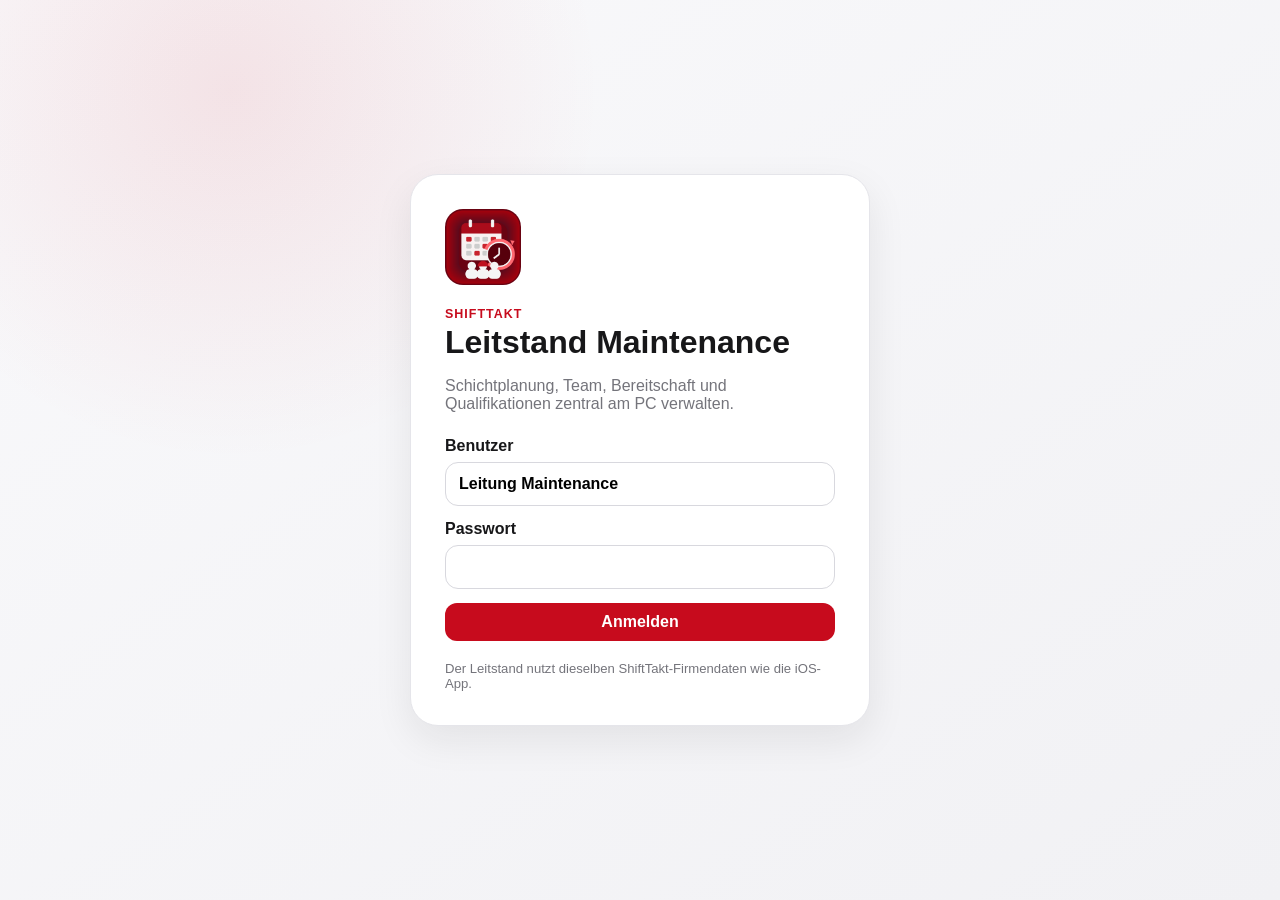
<file: index.html>
<!doctype html>
<html lang="de">
<head>
  <meta charset="utf-8">
  <meta name="viewport" content="width=device-width, initial-scale=1">
  <meta name="theme-color" content="#c70b1d">
  <title>ShiftTakt Leitstand</title>
  <link rel="icon" href="assets/shifttakt-icon.png">
  <link rel="stylesheet" href="app.css?v=20261116-staggered1">
</head>
<body>
  <div id="loginView" class="login-shell">
    <div class="login-card">
      <img class="login-logo" src="assets/shifttakt-icon.png" alt="ShiftTakt">
      <div class="eyebrow">ShiftTakt</div>
      <h1>Leitstand Maintenance</h1>
      <p class="muted">Schichtplanung, Team, Bereitschaft und Qualifikationen zentral am PC verwalten.</p>
      <form id="loginForm" class="stack">
        <label>Benutzer
          <input id="loginUser" autocomplete="username" value="Leitung Maintenance" required>
        </label>
        <label>Passwort
          <input id="loginPassword" type="password" autocomplete="current-password" required>
        </label>
        <button class="primary" type="submit">Anmelden</button>
      </form>
      <div id="loginMessage" class="message hidden"></div>
      <div class="login-note">Der Leitstand nutzt dieselben ShiftTakt-Firmendaten wie die iOS-App.</div>
    </div>
  </div>

  <div id="appView" class="app-shell hidden">
    <aside class="sidebar">
      <div class="brand-row">
        <img src="assets/shifttakt-icon.png" alt="">
        <div><strong>ShiftTakt</strong><span>Leitstand</span></div>
      </div>
      <nav id="nav">
        <button data-page="dashboard" class="active">Übersicht</button>
        <button data-page="schedule">Schichtplan</button>
        <button data-page="yearplan">Jahresplan</button>
        <button data-page="team">Team</button>
        <button data-page="absences">Abwesenheiten</button>
        <button data-page="oncall">Bereitschaft</button>
        <button data-page="departments">Abteilungen</button>
        <button data-page="users">Benutzer & Rollen</button>
        <button data-page="export">Export</button>
      </nav>
      <div class="sidebar-bottom">
        <div id="syncBadge" class="sync-badge">Nicht verbunden</div>
        <button id="logoutBtn" class="ghost">Abmelden</button>
      </div>
    </aside>

    <main class="main">
      <header class="topbar">
        <div>
          <div class="eyebrow" id="orgName">ShiftTakt</div>
          <h2 id="pageTitle">Übersicht</h2>
        </div>
        <div class="topbar-actions">
          <button id="refreshBtn" class="secondary">Aktualisieren</button>
          <div class="user-chip"><strong id="displayName">Leitung Maintenance</strong><span id="roleLabel">Administrator</span></div>
        </div>
      </header>

      <section id="page-dashboard" class="page active"></section>
      <section id="page-schedule" class="page"></section>
      <section id="page-yearplan" class="page"></section>
      <section id="page-team" class="page"></section>
      <section id="page-absences" class="page"></section>
      <section id="page-oncall" class="page"></section>
      <section id="page-departments" class="page"></section>
      <section id="page-users" class="page"></section>
      <section id="page-export" class="page"></section>
    </main>
  </div>

  <div id="modal" class="modal hidden" aria-hidden="true">
    <div class="modal-backdrop" data-close-modal></div>
    <div class="modal-card">
      <div class="modal-head"><h3 id="modalTitle">Bearbeiten</h3><button class="icon-btn" data-close-modal>×</button></div>
      <div id="modalBody"></div>
    </div>
  </div>

  <div id="toast" class="toast hidden"></div>

  <script src="config.js"></script>
  <script src="app.js?v=20261116-oncallbeforenight1"></script>
</body>
</html>
</file>
<file: app.css>
:root{
  --red:#c70b1d;--red-dark:#9d0715;--red-soft:#fff1f3;--bg:#f5f5f7;--card:#fff;--text:#171719;--muted:#74747b;--line:#e5e5ea;
  --early:#b9dcff;--staggered:#8fc5f0;--late:#5aa8e8;--night:#153f7a;--vac:#86d576;--abs:#7c0712;--call:#b97980;
  --shadow:0 14px 38px rgba(20,20,30,.08);--radius:20px
}
*{box-sizing:border-box}html,body{margin:0;min-height:100%;font-family:-apple-system,BlinkMacSystemFont,"Segoe UI",Roboto,Helvetica,Arial,sans-serif;background:var(--bg);color:var(--text)}
button,input,select,textarea{font:inherit}.hidden{display:none!important}.muted{color:var(--muted)}.eyebrow{font-size:.78rem;font-weight:800;letter-spacing:.08em;text-transform:uppercase;color:var(--red)}
.login-shell{min-height:100vh;display:grid;place-items:center;padding:32px;background:radial-gradient(circle at 18% 10%,rgba(199,11,29,.09),transparent 28%),linear-gradient(145deg,#f9f9fb,#f1f1f4)}
.login-card{width:min(460px,100%);background:#fff;border:1px solid var(--line);border-radius:28px;padding:34px;box-shadow:var(--shadow)}.login-logo{width:76px;height:76px;border-radius:18px;margin-bottom:18px}.login-card h1{font-size:2rem;margin:.2rem 0 .5rem}.stack{display:grid;gap:14px;margin-top:24px}.stack label,.field{display:grid;gap:7px;font-weight:700}.stack input,.field input,.field select,.field textarea{width:100%;border:1px solid #d8d8de;background:#fff;border-radius:13px;padding:12px 13px;outline:none}.stack input:focus,.field input:focus,.field select:focus,.field textarea:focus{border-color:var(--red);box-shadow:0 0 0 3px rgba(199,11,29,.10)}
button{border:0;border-radius:12px;padding:10px 14px;cursor:pointer;font-weight:750}.primary{background:var(--red);color:#fff}.primary:hover{background:var(--red-dark)}.secondary{background:#ececf0;color:var(--text)}.danger{background:#feecee;color:#a30615}.ghost{background:transparent;color:inherit;border:1px solid var(--line)}.small{padding:7px 10px;font-size:.9rem}.icon-btn{width:36px;height:36px;border-radius:50%;padding:0;background:#eeeef2;font-size:1.5rem;line-height:1}.message{margin-top:14px;padding:11px 13px;border-radius:12px;background:#fff1f3;color:#9d0715}.login-note{font-size:.82rem;color:var(--muted);margin-top:20px}
.app-shell{min-height:100vh;display:grid;grid-template-columns:250px 1fr}.sidebar{position:sticky;top:0;height:100vh;background:#111114;color:#fff;padding:22px 16px;display:flex;flex-direction:column}.brand-row{display:flex;gap:12px;align-items:center;padding:4px 8px 22px}.brand-row img{width:48px;height:48px;border-radius:13px}.brand-row strong,.brand-row span{display:block}.brand-row span{font-size:.8rem;color:#a8a8af;margin-top:2px}.sidebar nav{display:grid;gap:6px}.sidebar nav button{text-align:left;color:#d7d7dc;background:transparent;padding:11px 13px}.sidebar nav button:hover,.sidebar nav button.active{background:#25252a;color:#fff}.sidebar nav button.active{box-shadow:inset 3px 0 var(--red)}.sidebar-bottom{margin-top:auto;display:grid;gap:10px}.sync-badge{font-size:.78rem;color:#b6b6bd;padding:0 5px}
.main{min-width:0;padding:0 28px 48px}.topbar{height:100px;display:flex;justify-content:space-between;align-items:center;gap:20px}.topbar h2{font-size:1.9rem;margin:3px 0 0}.topbar-actions{display:flex;align-items:center;gap:12px}.user-chip{background:#fff;border:1px solid var(--line);border-radius:14px;padding:9px 12px;min-width:170px}.user-chip strong,.user-chip span{display:block}.user-chip span{font-size:.78rem;color:var(--muted);margin-top:2px}.page{display:none}.page.active{display:block}
.grid{display:grid;gap:16px}.grid.cols-4{grid-template-columns:repeat(4,minmax(0,1fr))}.grid.cols-3{grid-template-columns:repeat(3,minmax(0,1fr))}.grid.cols-2{grid-template-columns:repeat(2,minmax(0,1fr))}.card{background:var(--card);border:1px solid var(--line);border-radius:var(--radius);padding:18px;box-shadow:0 4px 18px rgba(20,20,30,.03)}.card h3{margin:0 0 12px}.metric .value{font-size:2rem;font-weight:850}.metric .label{color:var(--muted);margin-top:3px}.metric.alert{background:var(--red-soft)}.section-head{display:flex;align-items:center;justify-content:space-between;gap:14px;margin:26px 0 12px}.section-head h3{margin:0}.toolbar{display:flex;flex-wrap:wrap;gap:10px;align-items:center}.toolbar select,.toolbar input{border:1px solid var(--line);background:#fff;border-radius:11px;padding:9px 10px}
.table-wrap{overflow:auto;background:#fff;border:1px solid var(--line);border-radius:18px}.data-table{width:100%;border-collapse:collapse;min-width:760px}.data-table th,.data-table td{padding:12px 13px;border-bottom:1px solid #ededf1;text-align:left;vertical-align:middle}.data-table th{position:sticky;top:0;background:#f8f8fa;font-size:.8rem;color:#66666e;z-index:2}.data-table tr:last-child td{border-bottom:0}.tag{display:inline-flex;align-items:center;gap:6px;padding:5px 9px;border-radius:999px;background:#efeff3;font-size:.82rem;font-weight:750}.tag.red{background:#ffe9ec;color:#a30615}.tag.green{background:#eaf7e7;color:#2b6f23}.tag.blue{background:#e8f2fc;color:#1e5e96}
.schedule-shell{background:#fff;border:1px solid var(--line);border-radius:18px;overflow:auto;max-height:calc(100vh - 245px)}.schedule-grid{border-collapse:separate;border-spacing:0;min-width:max-content}.schedule-grid th,.schedule-grid td{border-right:1px solid #ececf0;border-bottom:1px solid #ececf0;height:54px;text-align:center;min-width:48px}.schedule-grid th{position:sticky;top:0;background:#fafafd;z-index:4;font-size:.78rem}.schedule-grid th.name,.schedule-grid td.name{position:sticky;left:0;z-index:3;min-width:210px;max-width:210px;text-align:left;padding:0 12px;background:#fff}.schedule-grid th.name{z-index:5;background:#fafafd}.schedule-grid td.name strong,.schedule-grid td.name span{display:block}.schedule-grid td.name span{font-size:.75rem;color:var(--muted);margin-top:3px}.schedule-cell{cursor:pointer}.schedule-cell:hover{box-shadow:inset 0 0 0 2px rgba(199,11,29,.18)}.shift-pill{display:inline-grid;place-items:center;width:34px;height:34px;border-radius:9px;font-weight:850}.s-F{background:var(--early);color:#111}.s-V{background:var(--staggered);color:#111}.s-S{background:var(--late);color:#111}.s-N{background:var(--night);color:#fff}.s-U{background:var(--vac);color:#111}.s-K,.s-L,.s-A{background:var(--abs);color:#fff}.s-B{background:var(--call);color:#fff}.weekend-col{background:#fff8f8!important}.today-col{box-shadow:inset 0 3px var(--red)}.schedule-grid tr.schedule-department-row td{height:38px;background:#f5f5f7;border-top:2px solid #d4d4da;border-bottom:1px solid #d9d9df}.schedule-grid tr.schedule-department-row td.name{background:#ececf1;padding:0 12px;z-index:3}.schedule-grid tr.schedule-department-row td.name strong{font-size:.84rem;letter-spacing:.02em}.schedule-grid tr.schedule-department-row td.name span{font-size:.7rem;color:var(--muted);margin-top:1px}
.cards-list{display:grid;gap:12px}.list-row{display:flex;align-items:center;justify-content:space-between;gap:16px;padding:14px 15px;border:1px solid var(--line);border-radius:15px;background:#fff}.list-row .main-info strong,.list-row .main-info span{display:block}.list-row .main-info span{color:var(--muted);font-size:.88rem;margin-top:3px}.row-actions{display:flex;gap:8px;align-items:center}.dept-group{margin-top:20px}.dept-title{color:#7a7a82;font-size:1.05rem;font-weight:800;margin:0 0 9px 4px}
.form-grid{display:grid;grid-template-columns:repeat(2,minmax(0,1fr));gap:14px}.form-grid .full{grid-column:1/-1}.checks{display:flex;gap:12px;flex-wrap:wrap}.check{display:flex;gap:7px;align-items:center;font-weight:650}.check input{width:auto}.print-dept-picker{display:grid;grid-template-columns:repeat(2,minmax(0,1fr));gap:9px;margin:14px 0}.print-dept-option{padding:10px 12px;border:1px solid var(--line);border-radius:12px;background:#f8f8fa}.print-select-actions{margin:0 0 14px;flex-wrap:wrap}.print-period-box{margin:14px 0;padding:14px;border:1px solid var(--line);border-radius:14px;background:#f8f8fa}.print-period-mode{display:flex;gap:18px;flex-wrap:wrap;margin-bottom:12px}.print-period-field{max-width:260px}.print-period-field input{margin-top:6px}.print-period-title{display:none;font-size:1.15rem;font-weight:850;margin:0 0 10px}.subcard{background:#f8f8fa;border:1px solid #e8e8ed;border-radius:15px;padding:14px}.modal{position:fixed;inset:0;z-index:100}.modal-backdrop{position:absolute;inset:0;background:rgba(0,0,0,.36);backdrop-filter:blur(2px)}.modal-card{position:relative;width:min(760px,calc(100% - 32px));max-height:calc(100vh - 48px);overflow:auto;margin:24px auto;background:#fff;border-radius:22px;box-shadow:0 24px 80px rgba(0,0,0,.25)}.modal-head{position:sticky;top:0;z-index:2;background:#fff;border-bottom:1px solid var(--line);padding:16px 18px;display:flex;justify-content:space-between;align-items:center}.modal-head h3{margin:0}.modal-card #modalBody{padding:18px}.toast{position:fixed;right:24px;bottom:24px;z-index:200;background:#1f1f23;color:#fff;padding:12px 16px;border-radius:12px;box-shadow:var(--shadow);max-width:440px}.toast.error{background:#960815}
.gaps{display:grid;gap:8px}.gap{display:flex;justify-content:space-between;gap:14px;background:#fff4f5;border:1px solid #f5d9dd;border-radius:12px;padding:10px 12px}.ok-box{background:#eef8eb;border:1px solid #d8edd2;border-radius:14px;padding:14px;color:#265f20}.warn-box{background:#fff7e8;border:1px solid #f0dfb9;border-radius:14px;padding:14px;color:#755600}.critical-box{background:#fff0f2;border:1px solid #f1d1d6;border-radius:14px;padding:14px;color:#930919}
.oncall-weekends{display:flex;gap:8px;overflow:auto;padding-bottom:4px}.oncall-weekends button{white-space:nowrap;background:#eeeef2}.oncall-weekends button.active{background:var(--red);color:#fff}.plan-card{background:#fff;border:1px solid var(--line);border-radius:18px;padding:18px}.plan-card .plan-stats{display:grid;grid-template-columns:repeat(5,minmax(0,1fr));gap:8px;margin:14px 0}.plan-stat{background:#f7f7fa;border-radius:12px;padding:10px;text-align:center}.plan-stat strong,.plan-stat span{display:block}.plan-stat span{font-size:.75rem;color:var(--muted)}.plan-stat.bad{background:#fff0f2;color:#a30615}.helper-corner{position:fixed;right:24px;bottom:22px;width:70px;height:70px;object-fit:contain;filter:drop-shadow(0 7px 16px rgba(0,0,0,.16));pointer-events:none;opacity:.95}
@media(max-width:1050px){.app-shell{grid-template-columns:86px 1fr}.brand-row div,.sidebar nav button{font-size:0}.sidebar nav button::first-letter{font-size:1rem}.brand-row{justify-content:center}.sidebar nav button{height:44px}.grid.cols-4{grid-template-columns:repeat(2,1fr)}}
@media(max-width:760px){.app-shell{display:block}.sidebar{position:static;height:auto}.sidebar nav{grid-template-columns:repeat(3,1fr)}.sidebar nav button{font-size:.78rem;height:auto;text-align:center}.brand-row div{display:block}.main{padding:0 14px 34px}.topbar{height:auto;padding:18px 0}.user-chip{display:none}.grid.cols-4,.grid.cols-3,.grid.cols-2,.form-grid{grid-template-columns:1fr}.form-grid .full{grid-column:auto}.plan-card .plan-stats{grid-template-columns:repeat(2,1fr)}}
@media print{.print-period-title{display:block!important}
  *{-webkit-print-color-adjust:exact!important;print-color-adjust:exact!important}
  html,body{background:#fff!important}
  .sidebar,.topbar-actions,.toolbar,button,.helper-corner{display:none!important}
  .app-shell{display:block}
  .main{padding:0}
  .page{display:none!important}
  #page-schedule{display:block!important}
  .schedule-shell{max-height:none;overflow:visible;border:0;background:#fff!important}
  .schedule-grid{transform-origin:top left}
  .schedule-grid th,.schedule-grid td{min-width:33px;height:38px;border-color:#dcdce2!important}
  .schedule-grid th.name,.schedule-grid td.name{position:static;min-width:150px}
  .schedule-grid th{position:static;background:#fafafd!important;color:#111!important}
  .schedule-grid td.name{background:#fff!important;color:#111!important}
  .shift-pill{width:26px;height:26px;font-size:.75rem;-webkit-print-color-adjust:exact!important;print-color-adjust:exact!important}
  .shift-pill.s-F{background:var(--early)!important;color:#111!important}
  .shift-pill.s-V{background:var(--staggered)!important;color:#111!important}
  .shift-pill.s-S{background:var(--late)!important;color:#111!important}
  .shift-pill.s-N{background:var(--night)!important;color:#fff!important}
  .shift-pill.s-U{background:var(--vac)!important;color:#111!important}
  .shift-pill.s-K,.shift-pill.s-L,.shift-pill.s-A{background:var(--abs)!important;color:#fff!important}
  .shift-pill.s-B{background:var(--call)!important;color:#fff!important}
  .weekend-col{background:#fff8f8!important}
  .today-col{box-shadow:inset 0 3px var(--red)!important}
  .schedule-grid tr.schedule-department-row td{background:#f5f5f7!important;border-top-color:#d4d4da!important}
  .schedule-grid tr.schedule-department-row td.name{background:#ececf1!important;color:#111!important}
}
</file>
